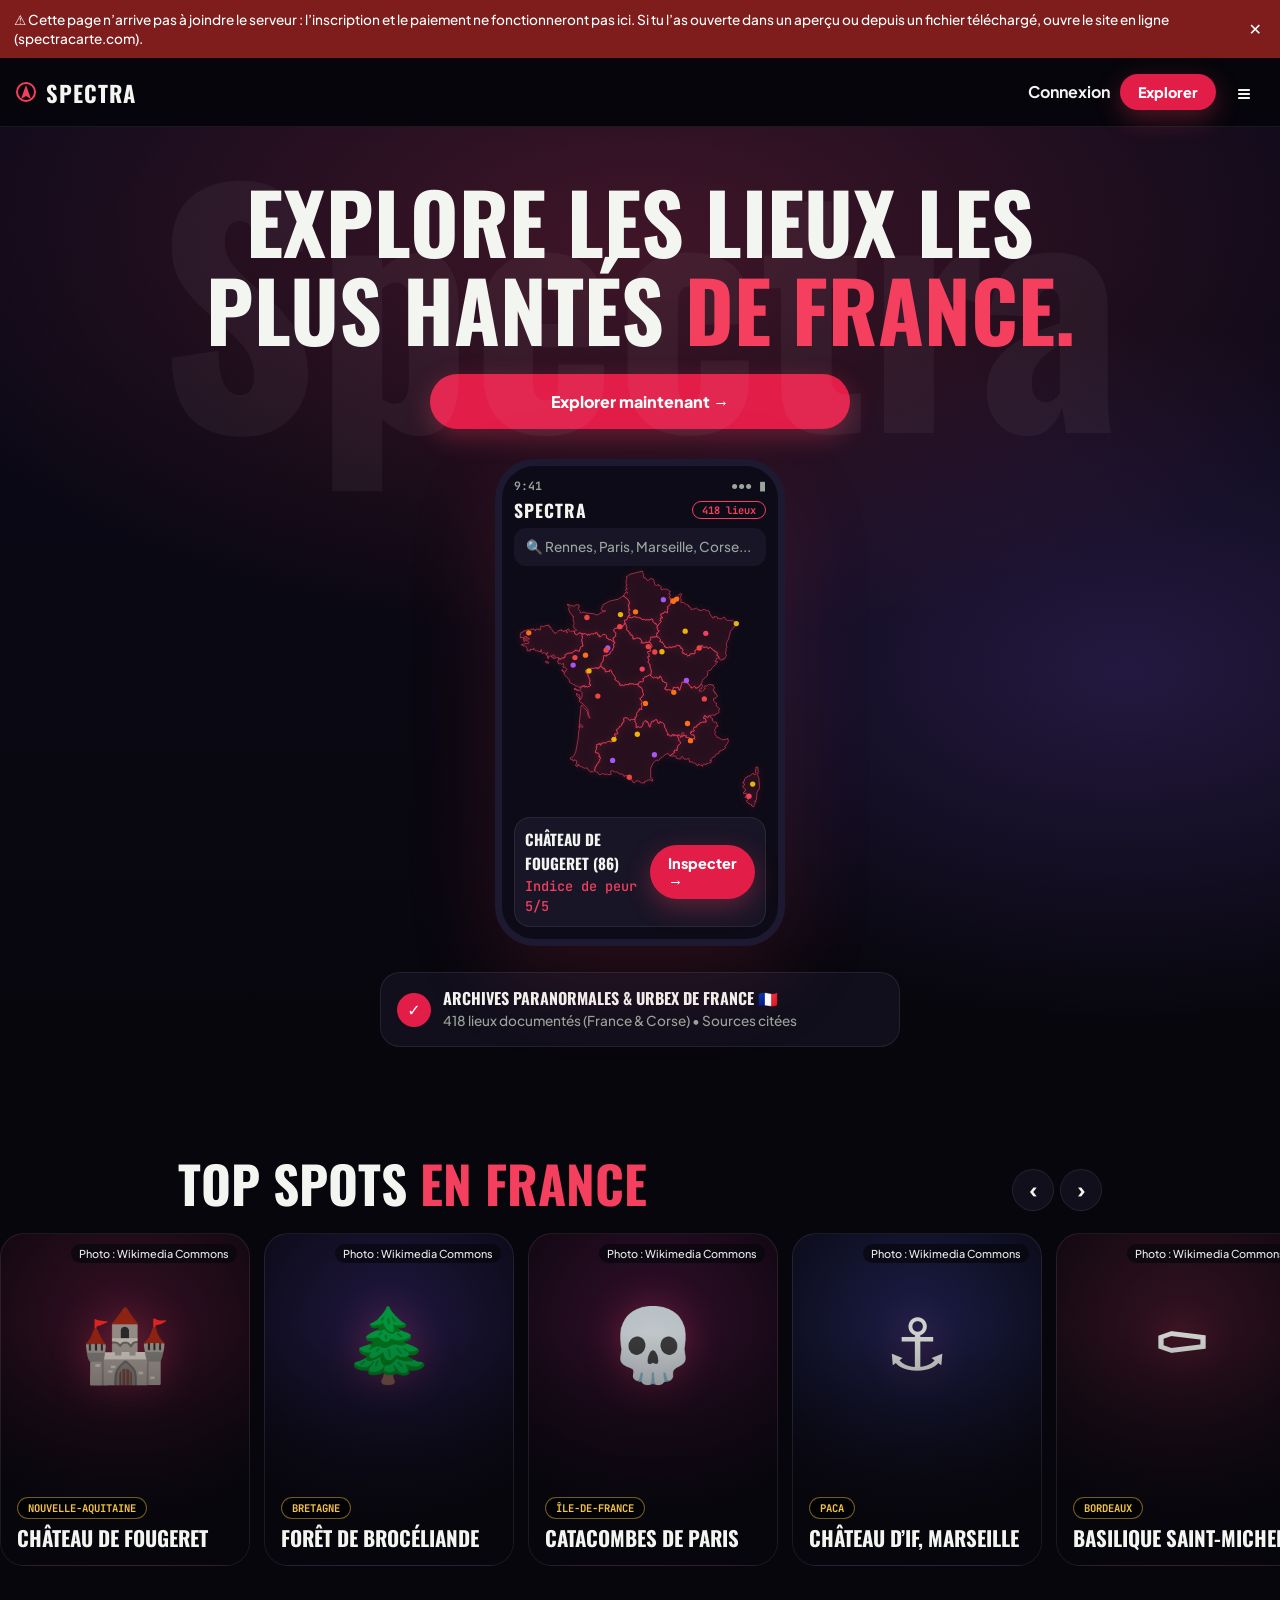
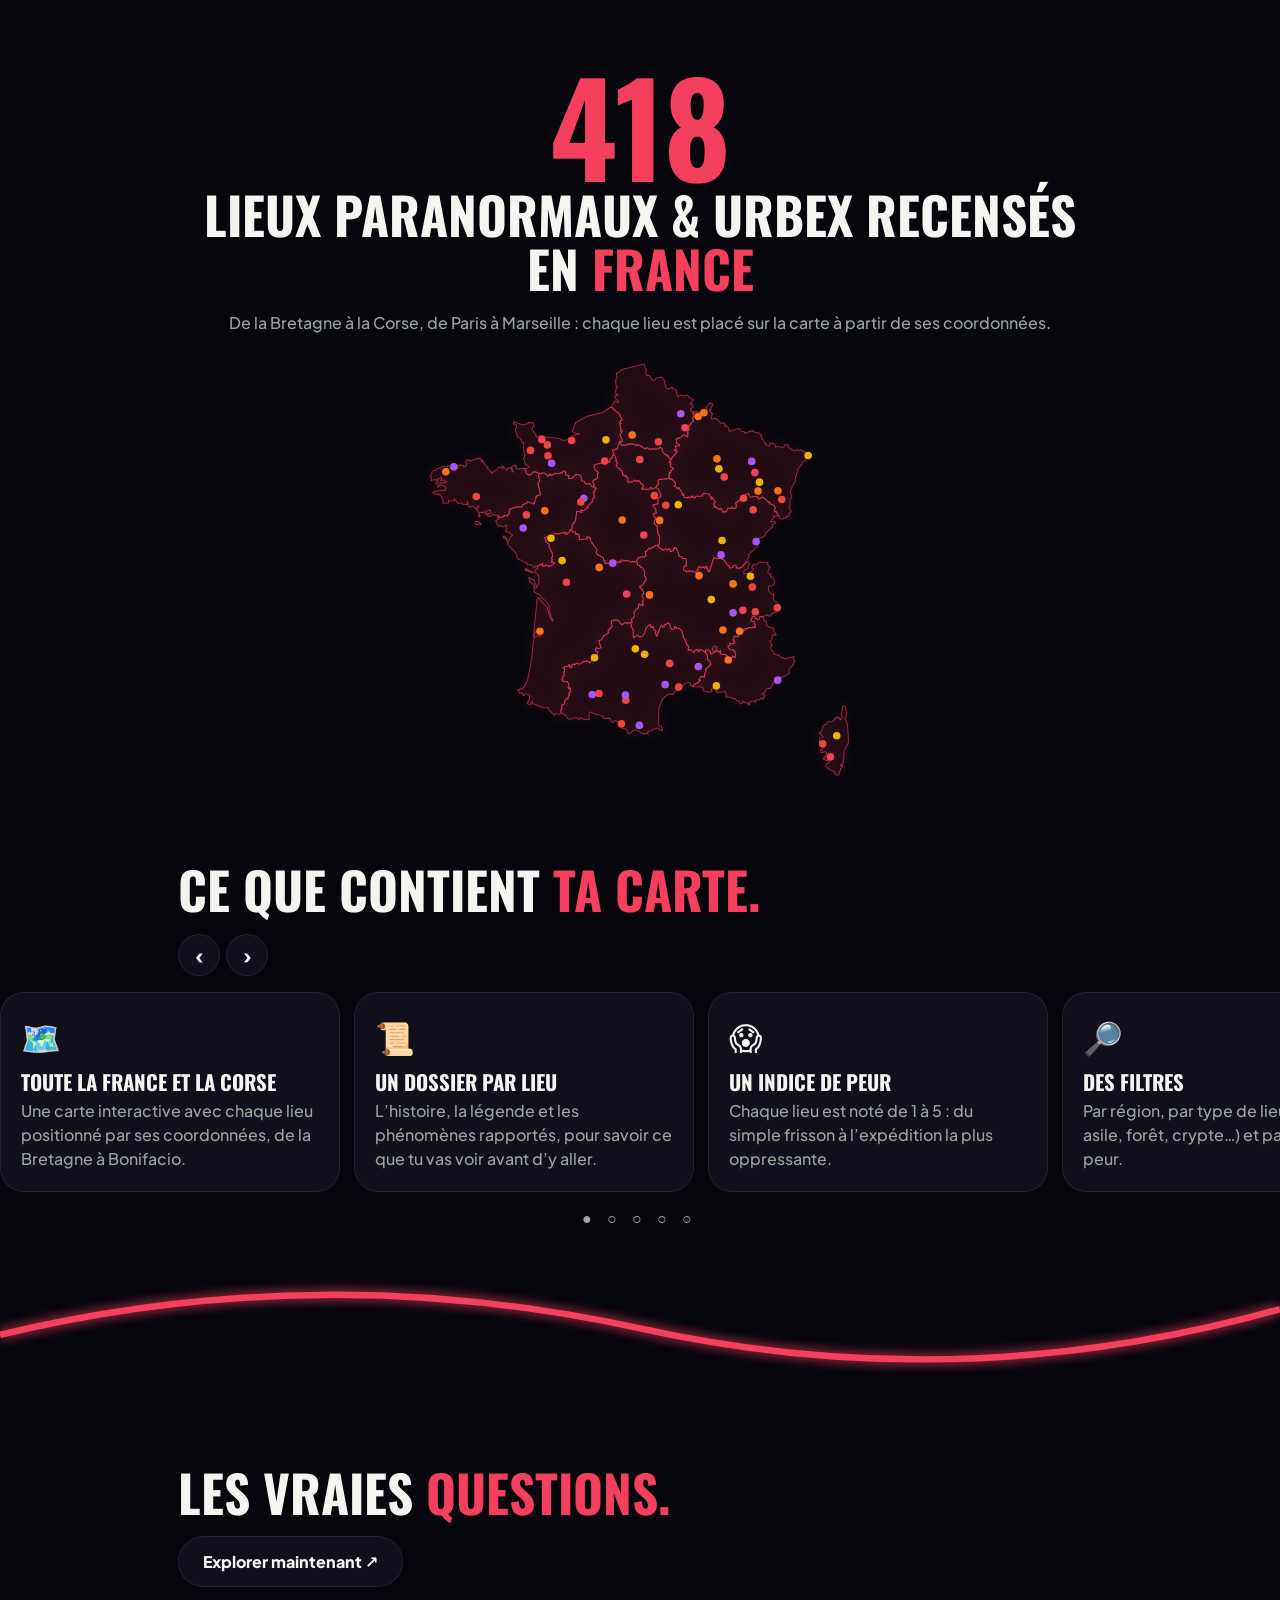
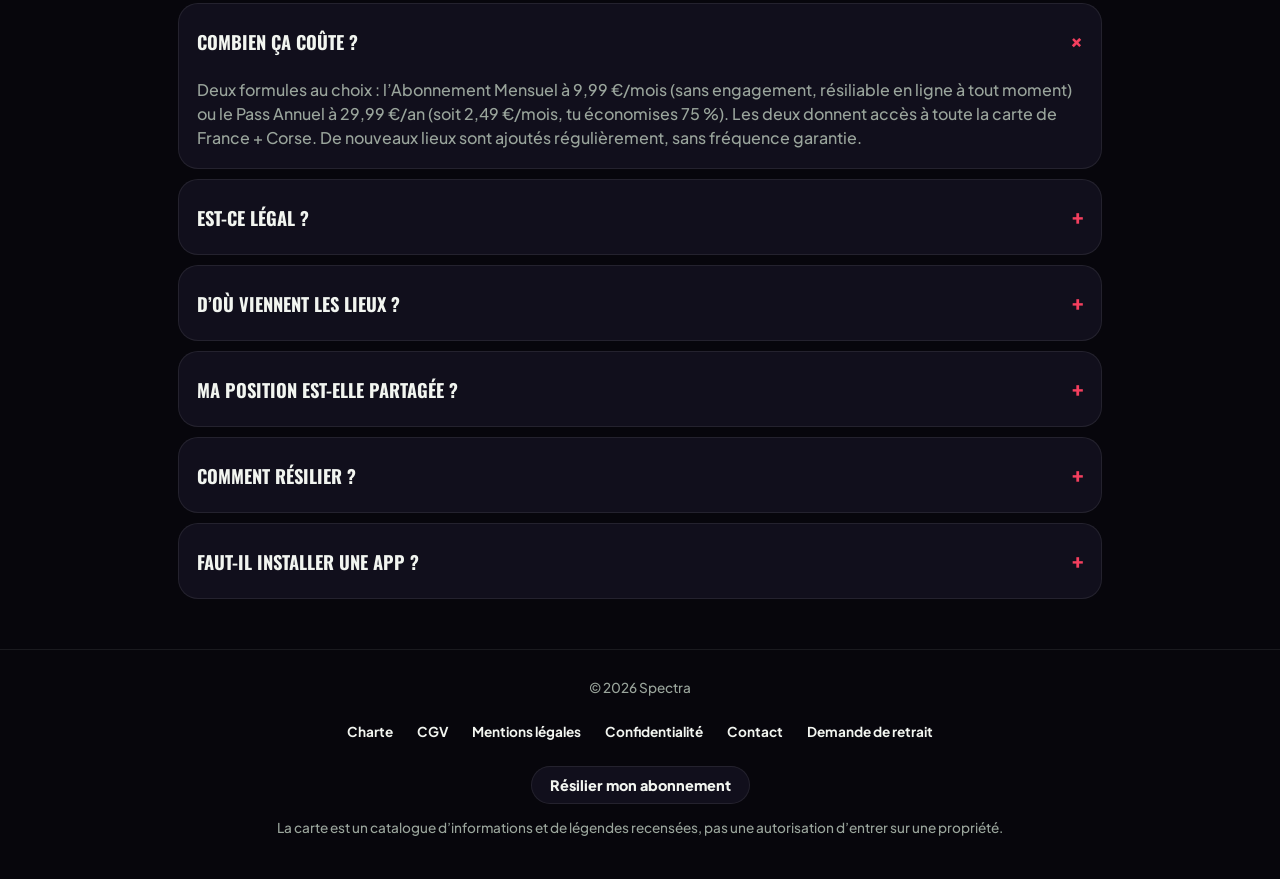
<file: index.html>
<!DOCTYPE html>
<html lang="fr">
<head>
<meta charset="utf-8">
<meta name="viewport" content="width=device-width, initial-scale=1, viewport-fit=cover">
<title>SPECTRA – Archives &amp; Cartographie Paranormale de France</title>
<meta name="description" content="Carte interactive de plus de 400 lieux de France et de Corse : hantés, légendes, urbex et histoire sombre. Chaque fiche cite sa source et donne un indice de peur.">
<link rel="canonical" href="https://spectracarte.com/">
<meta name="theme-color" content="#07060C">
<link rel="icon" href="/favicon.svg" type="image/svg+xml">
<link rel="icon" href="/icon-192.png" sizes="192x192" type="image/png">
<link rel="apple-touch-icon" href="/apple-touch-icon.png">
<link rel="manifest" href="/manifest.webmanifest">
<meta property="og:type" content="website">
<meta property="og:site_name" content="SPECTRA">
<meta property="og:locale" content="fr_FR">
<meta property="og:url" content="https://spectracarte.com/">
<meta property="og:title" content="SPECTRA – Archives &amp; Cartographie Paranormale de France">
<meta property="og:description" content="Plus de 400 lieux hantés, urbex et à l’histoire sombre en France et en Corse, sur une carte interactive. Découvre ceux qui sont près de chez toi.">
<meta property="og:image" content="https://spectracarte.com/og.png">
<meta property="og:image:width" content="1200">
<meta property="og:image:height" content="630">
<meta property="og:image:alt" content="SPECTRA, archives et cartographie paranormale de France">
<meta name="twitter:card" content="summary_large_image">
<meta name="twitter:title" content="SPECTRA – Archives &amp; Cartographie Paranormale de France">
<meta name="twitter:description" content="Plus de 400 lieux hantés, urbex et à l’histoire sombre en France et en Corse, sur une carte interactive.">
<meta name="twitter:image" content="https://spectracarte.com/og.png">
<link rel="preload" href="/fonts/oswald-700.woff2" as="font" type="font/woff2" crossorigin>
<link rel="preload" href="/fonts/plus-jakarta-sans-500.woff2" as="font" type="font/woff2" crossorigin>
<link rel="preload" href="/fonts/plus-jakarta-sans-800.woff2" as="font" type="font/woff2" crossorigin>
<link rel="stylesheet" href="/style.css?v=9c514f4e">
<script type="application/ld+json">{"@context": "https://schema.org", "@graph": [{"@type": "WebSite", "@id": "https://spectracarte.com/#site", "url": "https://spectracarte.com/", "name": "SPECTRA", "inLanguage": "fr-FR", "description": "Carte interactive de lieux hantés, urbex et légendes de France et de Corse."}, {"@type": "Organization", "@id": "https://spectracarte.com/#org", "name": "SPECTRA", "url": "https://spectracarte.com/", "logo": "https://spectracarte.com/icon-512.png", "email": "spectraa@proton.me"}]}</script>
<script defer src="/vendor/supabase-js-2.118.0.js"></script>
<script defer src="/app.js?v=5376c55c"></script>
</head>
<body>
<a class="skip" href="#main">Aller au contenu</a>
<div id="live" class="vh" role="status" aria-live="polite"></div>
<noscript><p style="padding:24px;text-align:center">Spectra a besoin de JavaScript pour afficher la carte et ton compte. Active-le dans ton navigateur, puis recharge la page.</p></noscript>
<div id="lp">
<header class="hd"><button type="button" class="logo an" data-a="home" aria-label="SPECTRA, retour à l’accueil"><i class="ic"><svg width="24" height="24" viewBox="0 0 24 24" fill="none" stroke="#F43F5E" stroke-width="2" aria-hidden="true"><circle cx="12" cy="12" r="9"/><path d="M12 5l5 14-5-3-5 3z" fill="#F43F5E" stroke="none"/></svg></i>SPECTRA</button><div class="hr"><button class="lk0" data-a="conn">Connexion</button><button class="btn s" data-a="go">Explorer</button><button class="lk0" data-a="menu" aria-label="Menu" aria-expanded="false" aria-controls="mn" style="font-size:1.5rem;min-width:44px">≡</button></div></header>
<nav id="mn" aria-label="Navigation de la page" hidden><button class="lk0" data-a="to" data-t="spots">Top spots</button><button class="lk0" data-a="to" data-t="carte">Carte</button><button class="lk0" data-a="to" data-t="avis">La carte</button><button class="lk0" data-a="to" data-t="faq">FAQ</button></nav>
<main id="main" tabindex="-1">
<section class="hero"><div class="wm" aria-hidden="true">Spectra</div><div class="w">
<h1>EXPLORE LES LIEUX LES PLUS HANTÉS <span class="g">DE FRANCE.</span></h1>
<button class="btn big" data-a="go" style="max-width:420px;margin:0">Explorer maintenant →</button>
<div class="ph" aria-hidden="true"><div class="st"><span>9:41</span><span>●●● ▮</span></div><div class="pt"><b class="an">SPECTRA</b><span class="bg2"><span class="nbl">418</span> lieux</span></div><div class="sr">🔍 Rennes, Paris, Marseille, Corse...</div><div id="m1"></div><div class="pc"><div><b class="an">CHÂTEAU DE FOUGERET (86)</b><div class="mono sm g">Indice de peur 5/5</div></div><span class="btn s">Inspecter →</span></div></div>
<div class="trust"><i>✓</i><div style="text-align:left"><b class="an" style="font-size:1rem">ARCHIVES PARANORMALES &amp; URBEX DE FRANCE 🇫🇷</b><div class="mut sm"><span class="nbl">418</span> lieux documentés (France &amp; Corse) • Sources citées</div></div></div>
</div></section>
<section class="sec" id="spots"><div class="w hrow"><h2>TOP SPOTS <span class="g">EN FRANCE</span></h2><div><button class="ar" data-a="sc" data-t="#cs" data-d="-1" aria-label="Précédent">‹</button><button class="ar" data-a="sc" data-t="#cs" data-d="1" aria-label="Suivant">›</button></div></div><div class="car" id="cs" tabindex="0" role="region" aria-label="Top spots en France"><article class="spot" style="background:radial-gradient(circle at 50% 28%,#3f1228,#07060C 78%)"><em>🏰</em><img src="https://commons.wikimedia.org/wiki/Special:FilePath/Fougeret_castle_86.JPG?width=640" alt="CHÂTEAU DE FOUGERET" loading="lazy" referrerpolicy="no-referrer" decoding="async" data-rm=""><a class="cr" href="https://commons.wikimedia.org/wiki/File:Fougeret_castle_86.JPG" target="_blank" rel="noopener">Photo : Wikimedia Commons</a><span class="bd">NOUVELLE-AQUITAINE</span><h3>CHÂTEAU DE FOUGERET</h3></article><article class="spot" style="background:radial-gradient(circle at 50% 28%,#241b4a,#07060C 78%)"><em>🌲</em><img src="https://commons.wikimedia.org/wiki/Special:FilePath/Val_sans_retour_-_rocher_des_faux_amants_(Paimpont).jpg?width=640" alt="FORÊT DE BROCÉLIANDE" loading="lazy" referrerpolicy="no-referrer" decoding="async" data-rm=""><a class="cr" href="https://commons.wikimedia.org/wiki/File:Val_sans_retour_-_rocher_des_faux_amants_(Paimpont).jpg" target="_blank" rel="noopener">Photo : Wikimedia Commons</a><span class="bd">BRETAGNE</span><h3>FORÊT DE BROCÉLIANDE</h3></article><article class="spot" style="background:radial-gradient(circle at 50% 28%,#3a1030,#07060C 78%)"><em>💀</em><img src="https://commons.wikimedia.org/wiki/Special:FilePath/Catacombes_de_Paris.JPG?width=640" alt="CATACOMBES DE PARIS" loading="lazy" referrerpolicy="no-referrer" decoding="async" data-rm=""><a class="cr" href="https://commons.wikimedia.org/wiki/File:Catacombes_de_Paris.JPG" target="_blank" rel="noopener">Photo : Wikimedia Commons</a><span class="bd">ÎLE-DE-FRANCE</span><h3>CATACOMBES DE PARIS</h3></article><article class="spot" style="background:radial-gradient(circle at 50% 28%,#1f2150,#07060C 78%)"><em>⚓</em><img src="https://commons.wikimedia.org/wiki/Special:FilePath/Ch%C3%A2teau_d'If_(Marseille).JPG?width=640" alt="CHÂTEAU D’IF, MARSEILLE" loading="lazy" referrerpolicy="no-referrer" decoding="async" data-rm=""><a class="cr" href="https://commons.wikimedia.org/wiki/File:Ch%C3%A2teau_d'If_(Marseille).JPG" target="_blank" rel="noopener">Photo : Wikimedia Commons</a><span class="bd">PACA</span><h3>CHÂTEAU D’IF, MARSEILLE</h3></article><article class="spot" style="background:radial-gradient(circle at 50% 28%,#3b1424,#07060C 78%)"><em>⚰️</em><img src="https://commons.wikimedia.org/wiki/Special:FilePath/Basilique_Saint_Michel_-_Bordeaux.jpg?width=640" alt="BASILIQUE SAINT-MICHEL" loading="lazy" referrerpolicy="no-referrer" decoding="async" data-rm=""><a class="cr" href="https://commons.wikimedia.org/wiki/File:Basilique_Saint_Michel_-_Bordeaux.jpg" target="_blank" rel="noopener">Photo : Wikimedia Commons</a><span class="bd">BORDEAUX</span><h3>BASILIQUE SAINT-MICHEL</h3></article><article class="spot" style="background:radial-gradient(circle at 50% 28%,#2b1a4d,#07060C 78%)"><em>🏯</em><img src="https://commons.wikimedia.org/wiki/Special:FilePath/Fort_de_Loyasse_(nord).JPG?width=640" alt="FORT DE LOYASSE" loading="lazy" referrerpolicy="no-referrer" decoding="async" data-rm=""><a class="cr" href="https://commons.wikimedia.org/wiki/File:Fort_de_Loyasse_(nord).JPG" target="_blank" rel="noopener">Photo : Wikimedia Commons</a><span class="bd">LYON</span><h3>FORT DE LOYASSE</h3></article><article class="spot" style="background:radial-gradient(circle at 50% 28%,#40162a,#07060C 78%)"><em>⛪</em><img src="https://commons.wikimedia.org/wiki/Special:FilePath/Mont-Saint-Michel-At-Night.jpg?width=640" alt="MONT-SAINT-MICHEL" loading="lazy" referrerpolicy="no-referrer" decoding="async" data-rm=""><a class="cr" href="https://commons.wikimedia.org/wiki/File:Mont-Saint-Michel-At-Night.jpg" target="_blank" rel="noopener">Photo : Wikimedia Commons</a><span class="bd">NORMANDIE</span><h3>MONT-SAINT-MICHEL</h3></article><article class="spot" style="background:radial-gradient(circle at 50% 28%,#2a1747,#07060C 78%)"><em>🏚️</em><img src="https://commons.wikimedia.org/wiki/Special:FilePath/Occi_ruines.jpg?width=640" alt="VILLAGE D’OCCI" loading="lazy" referrerpolicy="no-referrer" decoding="async" data-rm=""><a class="cr" href="https://commons.wikimedia.org/wiki/File:Occi_ruines.jpg" target="_blank" rel="noopener">Photo : Wikimedia Commons</a><span class="bd">CORSE</span><h3>VILLAGE D’OCCI</h3></article></div></section>
<section class="sec" id="carte"><div class="w" style="text-align:center"><div class="num mono" style="font-family:Oswald,'Oswald Fallback',Impact,sans-serif"><span class="nbl">418</span></div><h2>LIEUX PARANORMAUX &amp; URBEX RECENSÉS EN <span class="g">FRANCE</span></h2><p class="mut">De la Bretagne à la Corse, de Paris à Marseille : chaque lieu est placé sur la carte à partir de ses coordonnées.</p><div id="m2" style="margin-top:20px"></div></div></section>
<section class="sec" id="avis"><div class="w hrow"><h2>CE QUE CONTIENT <span class="g">TA CARTE.</span></h2></div><div class="w" style="padding-bottom:12px"><button class="ar" data-a="sc" data-t="#rv" data-d="-1" aria-label="Précédent" style="margin:0">‹</button><button class="ar" data-a="sc" data-t="#rv" data-d="1" aria-label="Suivant">›</button></div><div class="car" id="rv" tabindex="0" role="region" aria-label="Ce que contient la carte"><article class="rv"><div style="font-size:2rem">🗺️</div><h3 style="margin:10px 0 6px">Toute la France et la Corse</h3><p class="mut" style="margin:0">Une carte interactive avec chaque lieu positionné par ses coordonnées, de la Bretagne à Bonifacio.</p></article><article class="rv"><div style="font-size:2rem">📜</div><h3 style="margin:10px 0 6px">Un dossier par lieu</h3><p class="mut" style="margin:0">L’histoire, la légende et les phénomènes rapportés, pour savoir ce que tu vas voir avant d’y aller.</p></article><article class="rv"><div style="font-size:2rem">😱</div><h3 style="margin:10px 0 6px">Un indice de peur</h3><p class="mut" style="margin:0">Chaque lieu est noté de 1 à 5 : du simple frisson à l’expédition la plus oppressante.</p></article><article class="rv"><div style="font-size:2rem">🔎</div><h3 style="margin:10px 0 6px">Des filtres</h3><p class="mut" style="margin:0">Par région, par type de lieu (château, asile, forêt, crypte…) et par niveau de peur.</p></article><article class="rv"><div style="font-size:2rem">⚠️</div><h3 style="margin:10px 0 6px">Les infos d’accès</h3><p class="mut" style="margin:0">Lieu public, visite payante ou propriété privée : tu sais ce qui est autorisé avant de partir.</p></article></div><div id="dt" aria-hidden="true" style="text-align:center;letter-spacing:6px;color:var(--mut)">● ○ ○ ○ ○</div>
<svg viewBox="0 0 400 40" aria-hidden="true" style="width:100%;display:block;margin-top:28px;filter:drop-shadow(0 0 6px #F43F5E)"><path d="M0 24Q100 0 200 22T400 16" fill="none" stroke="#F43F5E" stroke-width="2"/></svg></section>
<section class="sec" id="faq"><div class="w"><h2>LES VRAIES <span class="g">QUESTIONS.</span></h2><p><button class="btn gh" data-a="go">Explorer maintenant ↗</button></p><div id="fq"><div class="fq o"><button data-a="fq" aria-expanded="true" aria-controls="fa0">Combien ça coûte ?<i aria-hidden="true">+</i></button><p id="fa0">Deux formules au choix : l’Abonnement Mensuel à 9,99 €/mois (sans engagement, résiliable en ligne à tout moment) ou le Pass Annuel à 29,99 €/an (soit 2,49 €/mois, tu économises 75 %). Les deux donnent accès à toute la carte de France + Corse. De nouveaux lieux sont ajoutés régulièrement, sans fréquence garantie.</p></div><div class="fq"><button data-a="fq" aria-expanded="false" aria-controls="fa1">Est-ce légal ?<i aria-hidden="true">+</i></button><p id="fa1">Spectra recense uniquement l’histoire, les légendes et la localisation publique des sites. Certains lieux sont accessibles librement (forêts, ruines publiques), tandis que d’autres sont des propriétés privées nécessitant une autorisation.</p></div><div class="fq"><button data-a="fq" aria-expanded="false" aria-controls="fa2">D’où viennent les lieux ?<i aria-hidden="true">+</i></button><p id="fa2">Les fiches s’appuient sur des sources écrites : la Base Mérimée du ministère de la Culture (données ouvertes, monuments protégés), des récits et légendes locales rapportés par la presse ou le tourisme local. Chaque fiche récente cite sa source. Tous les lieux ne sont pas « hantés » : beaucoup sont des sites à l’histoire sombre (prisons, hôpitaux, ossuaires, forts, ruines) où aucun phénomène n’est établi.</p></div><div class="fq"><button data-a="fq" aria-expanded="false" aria-controls="fa3">Ma position est-elle partagée ?<i aria-hidden="true">+</i></button><p id="fa3">Non. Ta position GPS précise n’est jamais envoyée à nos serveurs : elle reste dans ton navigateur. Seule une zone arrondie (environ 10 km) sert à compter les lieux proches de toi. Le code postal de ta commune est enregistré dans ton profil si tu crées un compte ; il n’est jamais revendu.</p></div><div class="fq"><button data-a="fq" aria-expanded="false" aria-controls="fa4">Comment résilier ?<i aria-hidden="true">+</i></button><p id="fa4">Clique sur « Résilier mon abonnement » en bas de n’importe quelle page (ou sur « Mon abonnement » dans ta carte), ouvre le lien que tu reçois par e-mail, puis clique sur « Annuler l’abonnement ». Sans préavis ni justification. Tu conserves ton accès jusqu’à la fin de la période déjà payée.</p></div><div class="fq"><button data-a="fq" aria-expanded="false" aria-controls="fa5">Faut-il installer une app ?<i aria-hidden="true">+</i></button><p id="fa5">Aucune installation requise. Spectra fonctionne directement depuis ton navigateur sur iPhone, Android et ordinateur, et peut être ajouté à ton écran d’accueil.</p></div></div></div></section>
</main>
<footer><p style="margin:0">© 2026 Spectra</p><nav aria-label="Informations légales et aide"><a class="lk0 sm" href="/charte">Charte</a><a class="lk0 sm" href="/cgv">CGV</a><a class="lk0 sm" href="/mentions-legales">Mentions légales</a><a class="lk0 sm" href="/confidentialite">Confidentialité</a><button class="lk0 sm" data-a="pg" data-k="contact">Contact</button><button class="lk0 sm" data-a="pg" data-k="retrait">Demande de retrait</button></nav><p style="margin:4px 0 14px"><button class="btn gh s" data-a="pg" data-k="resil">Résilier mon abonnement</button></p><p style="margin:0">La carte est un catalogue d’informations et de légendes recensées, pas une autorisation d’entrer sur une propriété.</p></footer>
</div>

<main id="fn" hidden><div class="fb"><button type="button" class="logo an" data-a="home" aria-label="SPECTRA, retour à l’accueil"><i class="ic"><svg width="24" height="24" viewBox="0 0 24 24" fill="none" stroke="#F43F5E" stroke-width="2" aria-hidden="true"><circle cx="12" cy="12" r="9"/><path d="M12 5l5 14-5-3-5 3z" fill="#F43F5E" stroke="none"/></svg></i>SPECTRA</button><div class="hr"><button class="lk0" data-a="conn">Connexion</button><button class="lk0" id="bk" data-a="bk" hidden>← Retour</button><button class="lk0" data-a="home">Quitter ✕</button></div></div><div class="cd" id="fc"></div></main>
<main id="sn" hidden><div class="fb"><button type="button" class="logo an" data-a="home" aria-label="SPECTRA, retour à l’accueil"><i class="ic"><svg width="24" height="24" viewBox="0 0 24 24" fill="none" stroke="#F43F5E" stroke-width="2" aria-hidden="true"><circle cx="12" cy="12" r="9"/><path d="M12 5l5 14-5-3-5 3z" fill="#F43F5E" stroke="none"/></svg></i>SPECTRA</button></div><div class="cd" style="text-align:center"><h1 class="vh">Préparation de ta carte</h1><p class="kk">PRÉPARATION EN COURS</p><div class="rd" aria-hidden="true"></div><p class="mut" id="st" role="status"></p><div class="age mono g" id="cn" aria-hidden="true">0</div><b class="an" id="sl" style="font-size:1.3rem">LIEUX RÉFÉRENCÉS</b></div></main>
<main id="an" hidden></main><main id="cg" hidden></main><main id="pg" hidden></main><main id="gt" hidden></main><main id="ap" hidden></main><div class="md" id="md" role="dialog" aria-modal="true" hidden></div>
<div class="toast" id="ts" aria-hidden="true" hidden></div>
</body>
</html>
</file>
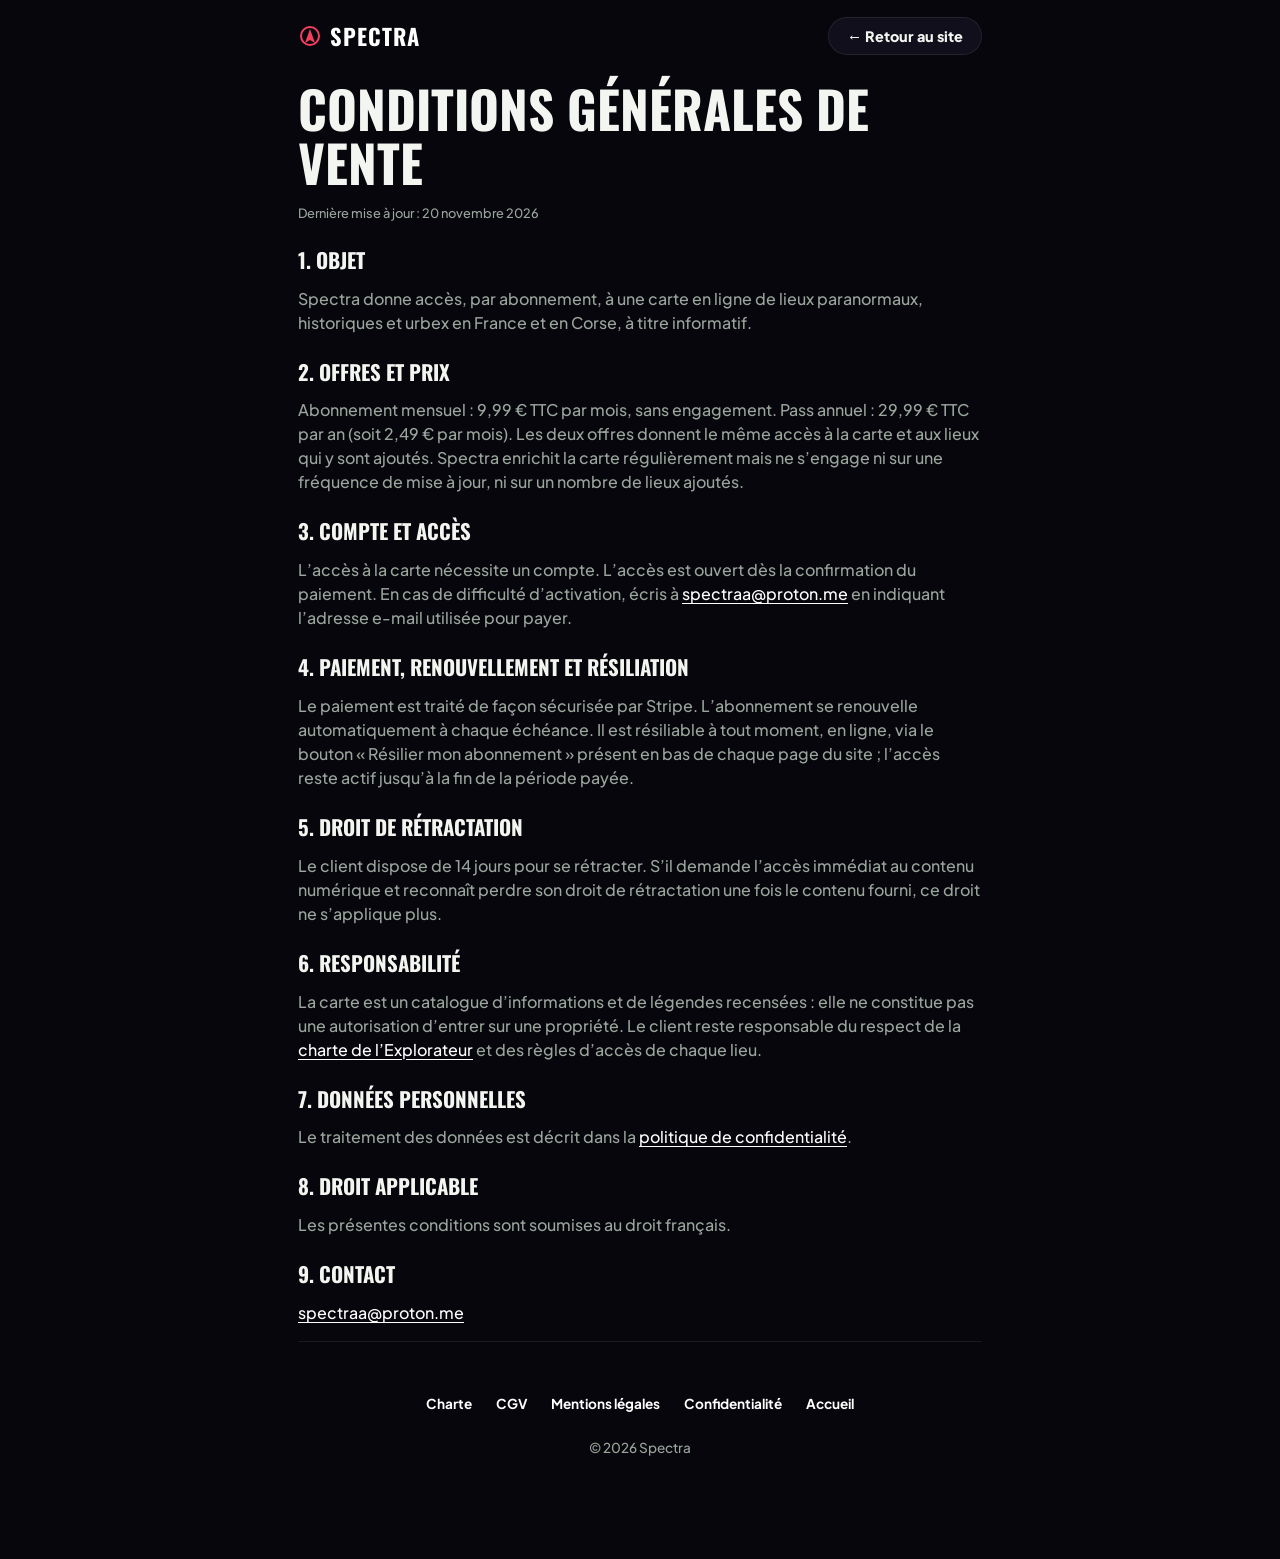
<file: cgv.html>
<!DOCTYPE html>
<html lang="fr">
<head>
<meta charset="utf-8">
<meta name="viewport" content="width=device-width, initial-scale=1, viewport-fit=cover">
<title>Conditions générales de vente – SPECTRA</title>
<meta name="description" content="Conditions générales de vente de Spectra : offres et prix, paiement, renouvellement, résiliation et droit de rétractation.">
<link rel="canonical" href="https://spectracarte.com/cgv">
<meta name="theme-color" content="#07060C">
<link rel="icon" href="/favicon.svg" type="image/svg+xml">
<link rel="icon" href="/icon-192.png" sizes="192x192" type="image/png">
<link rel="apple-touch-icon" href="/apple-touch-icon.png">
<link rel="manifest" href="/manifest.webmanifest">
<link rel="preload" href="/fonts/oswald-700.woff2" as="font" type="font/woff2" crossorigin>
<link rel="preload" href="/fonts/plus-jakarta-sans-500.woff2" as="font" type="font/woff2" crossorigin>
<link rel="stylesheet" href="/style.css?v=9c514f4e">
</head>
<body>
<a class="skip" href="#main">Aller au contenu</a>
<div class="lg">
<header class="top"><a class="logo an" href="/" aria-label="SPECTRA, retour à l’accueil" style="text-decoration:none"><i class="ic"><svg width="24" height="24" viewBox="0 0 24 24" fill="none" stroke="#F43F5E" stroke-width="2" aria-hidden="true"><circle cx="12" cy="12" r="9"/><path d="M12 5l5 14-5-3-5 3z" fill="#F43F5E" stroke="none"/></svg></i>SPECTRA</a><a class="btn gh s" href="/">← Retour au site</a></header>
<main id="main" tabindex="-1">
<h1>Conditions générales de vente</h1>
<p class="meta">Dernière mise à jour : 20 novembre 2026</p>

<h2>1. Objet</h2>
<p>Spectra donne accès, par abonnement, à une carte en ligne de lieux paranormaux, historiques et urbex en France et en Corse, à titre informatif.</p>
<h2>2. Offres et prix</h2>
<p>Abonnement mensuel : 9,99 € TTC par mois, sans engagement. Pass annuel : 29,99 € TTC par an (soit 2,49 € par mois). Les deux offres donnent le même accès à la carte et aux lieux qui y sont ajoutés. Spectra enrichit la carte régulièrement mais ne s’engage ni sur une fréquence de mise à jour, ni sur un nombre de lieux ajoutés.</p>
<h2>3. Compte et accès</h2>
<p>L’accès à la carte nécessite un compte. L’accès est ouvert dès la confirmation du paiement. En cas de difficulté d’activation, écris à <a href="mailto:spectraa@proton.me">spectraa@proton.me</a> en indiquant l’adresse e-mail utilisée pour payer.</p>
<h2>4. Paiement, renouvellement et résiliation</h2>
<p>Le paiement est traité de façon sécurisée par Stripe. L’abonnement se renouvelle automatiquement à chaque échéance. Il est résiliable à tout moment, en ligne, via le bouton « Résilier mon abonnement » présent en bas de chaque page du site ; l’accès reste actif jusqu’à la fin de la période payée.</p>
<h2>5. Droit de rétractation</h2>
<p>Le client dispose de 14 jours pour se rétracter. S’il demande l’accès immédiat au contenu numérique et reconnaît perdre son droit de rétractation une fois le contenu fourni, ce droit ne s’applique plus.</p>
<h2>6. Responsabilité</h2>
<p>La carte est un catalogue d’informations et de légendes recensées : elle ne constitue pas une autorisation d’entrer sur une propriété. Le client reste responsable du respect de la <a href="/charte">charte de l’Explorateur</a> et des règles d’accès de chaque lieu.</p>
<h2>7. Données personnelles</h2>
<p>Le traitement des données est décrit dans la <a href="/confidentialite">politique de confidentialité</a>.</p>
<h2>8. Droit applicable</h2>
<p>Les présentes conditions sont soumises au droit français.</p>
<h2>9. Contact</h2>
<p><a href="mailto:spectraa@proton.me">spectraa@proton.me</a></p>

</main>
<footer><nav aria-label="Informations légales"><a class="lk0 sm" href="/charte">Charte</a><a class="lk0 sm" href="/cgv">CGV</a><a class="lk0 sm" href="/mentions-legales">Mentions légales</a><a class="lk0 sm" href="/confidentialite">Confidentialité</a><a class="lk0 sm" href="/">Accueil</a></nav><p style="margin:8px 0 0">© 2026 Spectra</p></footer>
</div>
</body>
</html>
</file>
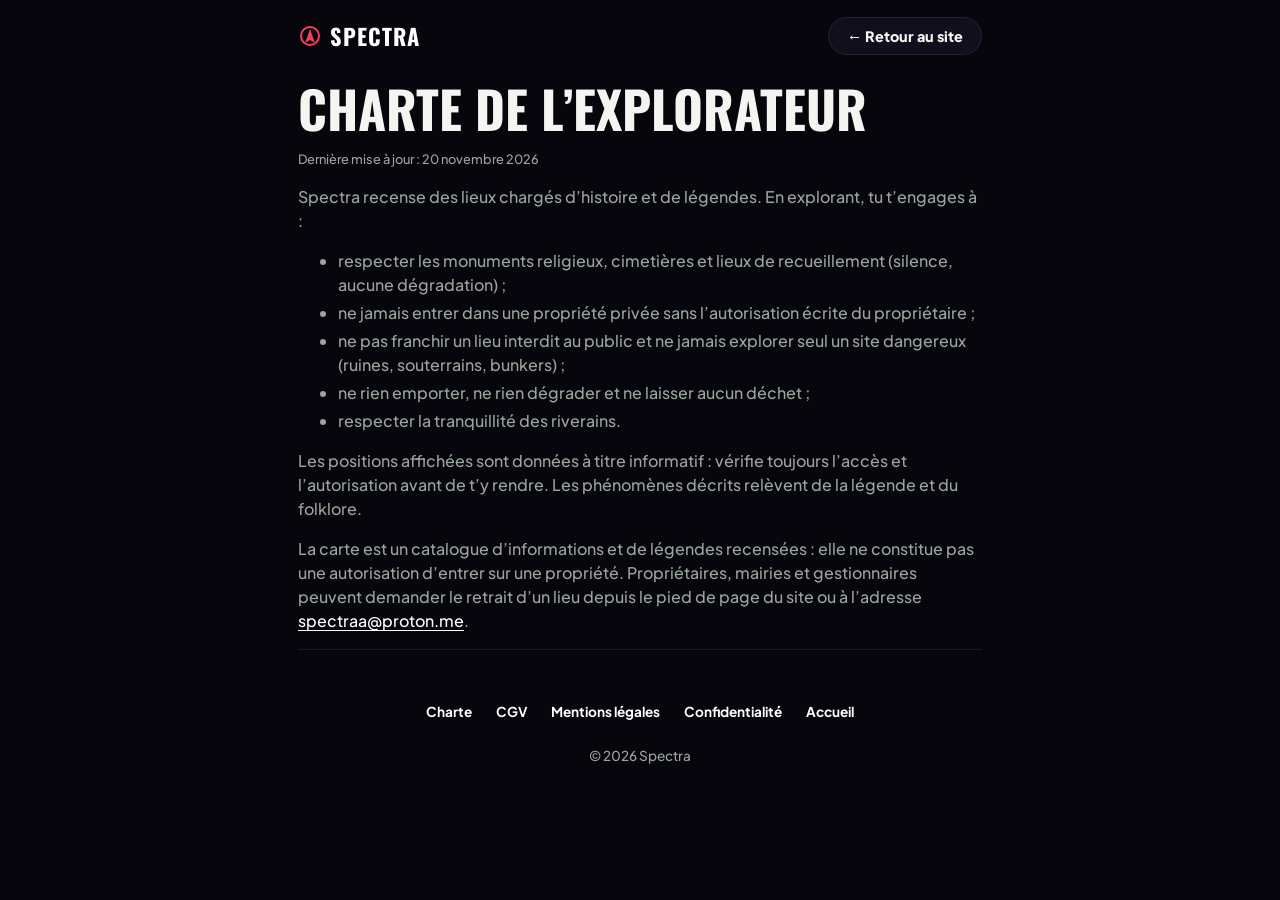
<file: charte.html>
<!DOCTYPE html>
<html lang="fr">
<head>
<meta charset="utf-8">
<meta name="viewport" content="width=device-width, initial-scale=1, viewport-fit=cover">
<title>Charte de l’Explorateur – SPECTRA</title>
<meta name="description" content="Les règles de respect à suivre lorsque tu explores les lieux recensés par Spectra : propriétés privées, lieux de recueillement, sécurité.">
<link rel="canonical" href="https://spectracarte.com/charte">
<meta name="theme-color" content="#07060C">
<link rel="icon" href="/favicon.svg" type="image/svg+xml">
<link rel="icon" href="/icon-192.png" sizes="192x192" type="image/png">
<link rel="apple-touch-icon" href="/apple-touch-icon.png">
<link rel="manifest" href="/manifest.webmanifest">
<link rel="preload" href="/fonts/oswald-700.woff2" as="font" type="font/woff2" crossorigin>
<link rel="preload" href="/fonts/plus-jakarta-sans-500.woff2" as="font" type="font/woff2" crossorigin>
<link rel="stylesheet" href="/style.css?v=9c514f4e">
</head>
<body>
<a class="skip" href="#main">Aller au contenu</a>
<div class="lg">
<header class="top"><a class="logo an" href="/" aria-label="SPECTRA, retour à l’accueil" style="text-decoration:none"><i class="ic"><svg width="24" height="24" viewBox="0 0 24 24" fill="none" stroke="#F43F5E" stroke-width="2" aria-hidden="true"><circle cx="12" cy="12" r="9"/><path d="M12 5l5 14-5-3-5 3z" fill="#F43F5E" stroke="none"/></svg></i>SPECTRA</a><a class="btn gh s" href="/">← Retour au site</a></header>
<main id="main" tabindex="-1">
<h1>Charte de l’Explorateur</h1>
<p class="meta">Dernière mise à jour : 20 novembre 2026</p>

<p>Spectra recense des lieux chargés d’histoire et de légendes. En explorant, tu t’engages à :</p>
<ul>
<li>respecter les monuments religieux, cimetières et lieux de recueillement (silence, aucune dégradation) ;</li>
<li>ne jamais entrer dans une propriété privée sans l’autorisation écrite du propriétaire ;</li>
<li>ne pas franchir un lieu interdit au public et ne jamais explorer seul un site dangereux (ruines, souterrains, bunkers) ;</li>
<li>ne rien emporter, ne rien dégrader et ne laisser aucun déchet ;</li>
<li>respecter la tranquillité des riverains.</li>
</ul>
<p>Les positions affichées sont données à titre informatif : vérifie toujours l’accès et l’autorisation avant de t’y rendre. Les phénomènes décrits relèvent de la légende et du folklore.</p>
<p>La carte est un catalogue d’informations et de légendes recensées : elle ne constitue pas une autorisation d’entrer sur une propriété. Propriétaires, mairies et gestionnaires peuvent demander le retrait d’un lieu depuis le pied de page du site ou à l’adresse <a href="mailto:spectraa@proton.me">spectraa@proton.me</a>.</p>

</main>
<footer><nav aria-label="Informations légales"><a class="lk0 sm" href="/charte">Charte</a><a class="lk0 sm" href="/cgv">CGV</a><a class="lk0 sm" href="/mentions-legales">Mentions légales</a><a class="lk0 sm" href="/confidentialite">Confidentialité</a><a class="lk0 sm" href="/">Accueil</a></nav><p style="margin:8px 0 0">© 2026 Spectra</p></footer>
</div>
</body>
</html>
</file>
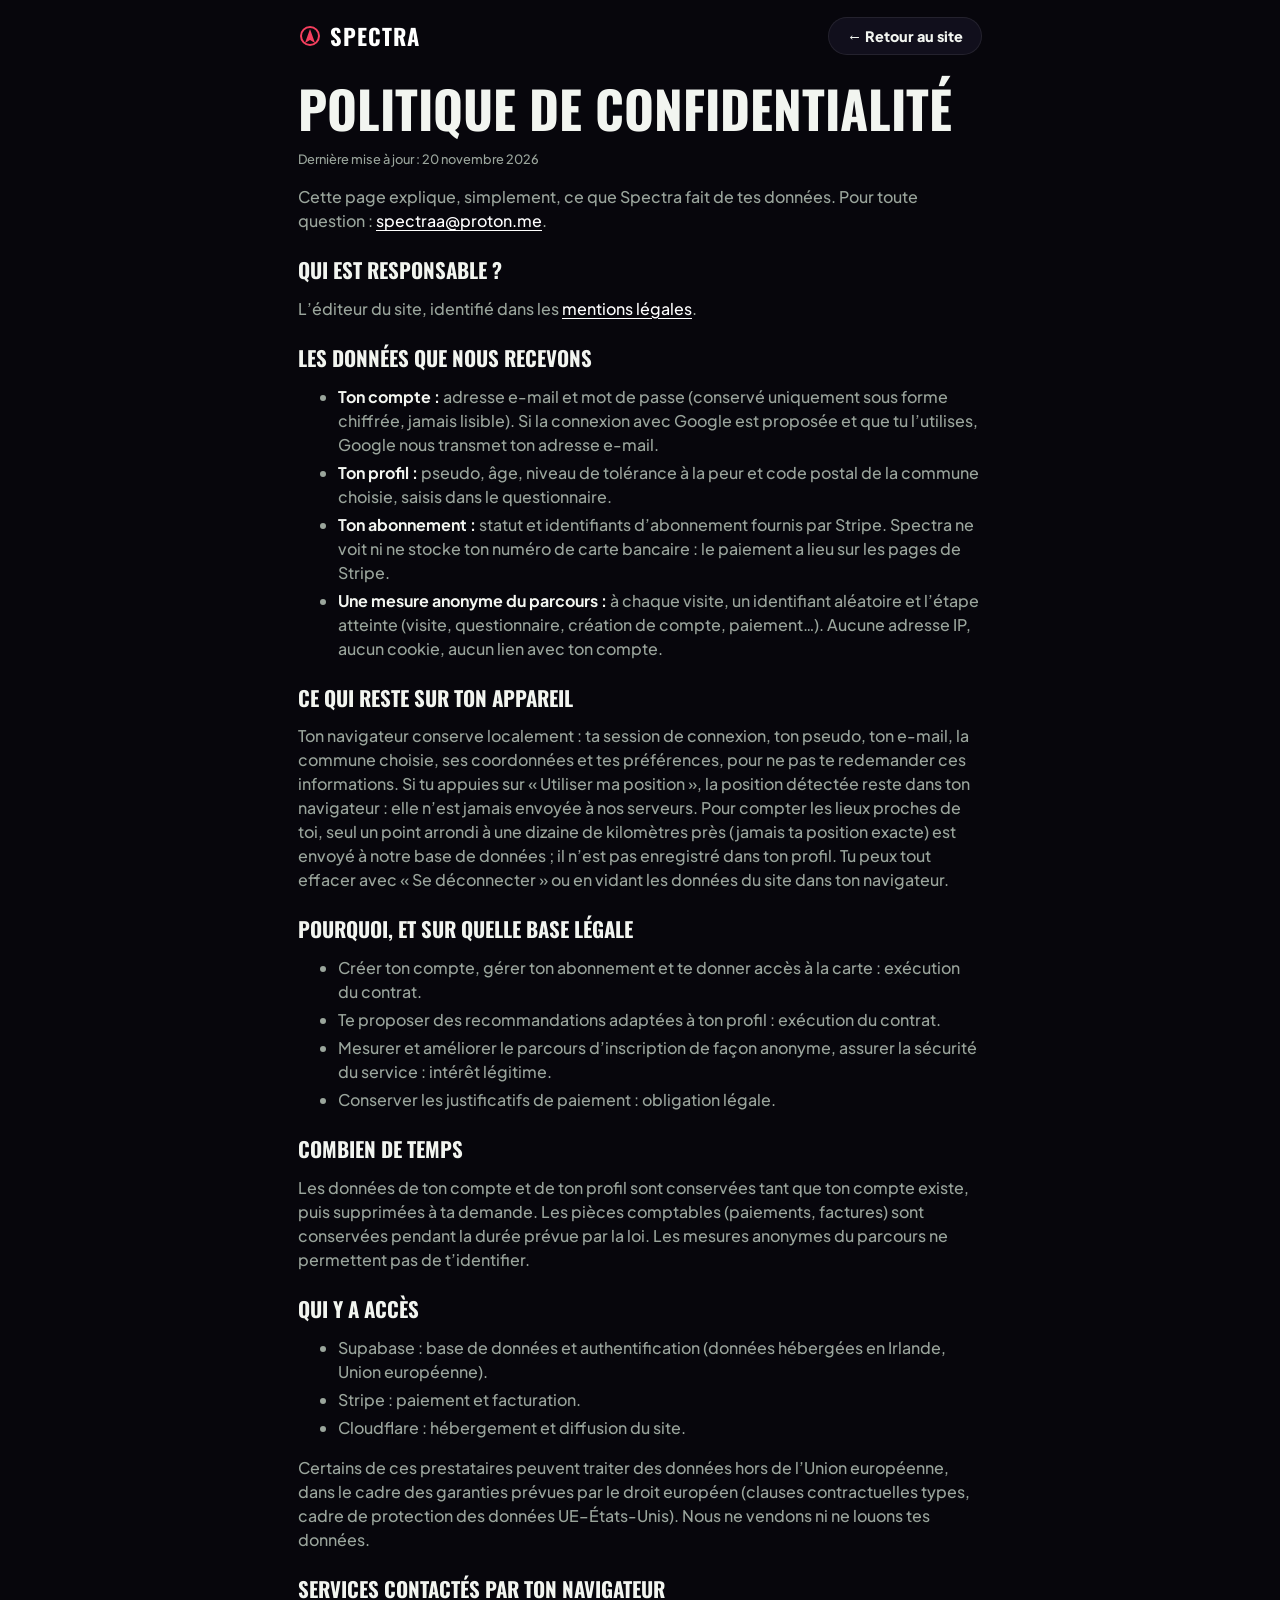
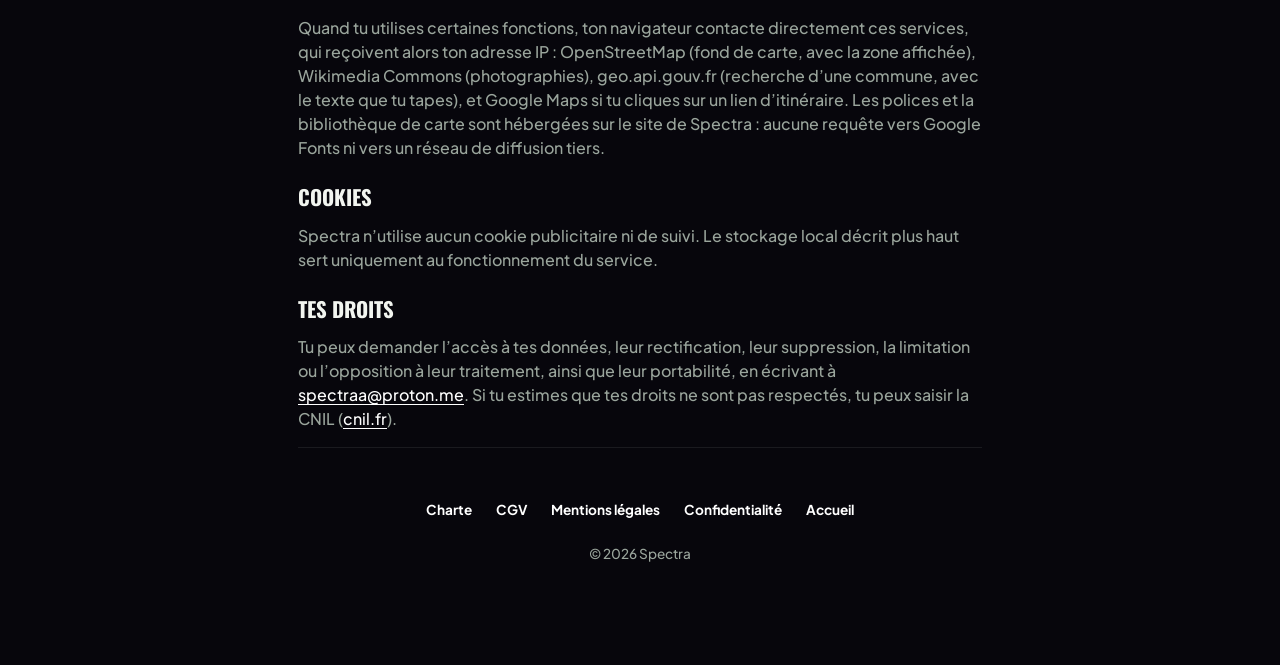
<file: confidentialite.html>
<!DOCTYPE html>
<html lang="fr">
<head>
<meta charset="utf-8">
<meta name="viewport" content="width=device-width, initial-scale=1, viewport-fit=cover">
<title>Politique de confidentialité – SPECTRA</title>
<meta name="description" content="Quelles données Spectra collecte, pourquoi, où elles sont stockées, combien de temps, et comment exercer tes droits.">
<link rel="canonical" href="https://spectracarte.com/confidentialite">
<meta name="theme-color" content="#07060C">
<link rel="icon" href="/favicon.svg" type="image/svg+xml">
<link rel="icon" href="/icon-192.png" sizes="192x192" type="image/png">
<link rel="apple-touch-icon" href="/apple-touch-icon.png">
<link rel="manifest" href="/manifest.webmanifest">
<link rel="preload" href="/fonts/oswald-700.woff2" as="font" type="font/woff2" crossorigin>
<link rel="preload" href="/fonts/plus-jakarta-sans-500.woff2" as="font" type="font/woff2" crossorigin>
<link rel="stylesheet" href="/style.css?v=9c514f4e">
</head>
<body>
<a class="skip" href="#main">Aller au contenu</a>
<div class="lg">
<header class="top"><a class="logo an" href="/" aria-label="SPECTRA, retour à l’accueil" style="text-decoration:none"><i class="ic"><svg width="24" height="24" viewBox="0 0 24 24" fill="none" stroke="#F43F5E" stroke-width="2" aria-hidden="true"><circle cx="12" cy="12" r="9"/><path d="M12 5l5 14-5-3-5 3z" fill="#F43F5E" stroke="none"/></svg></i>SPECTRA</a><a class="btn gh s" href="/">← Retour au site</a></header>
<main id="main" tabindex="-1">
<h1>Politique de confidentialité</h1>
<p class="meta">Dernière mise à jour : 20 novembre 2026</p>

<p>Cette page explique, simplement, ce que Spectra fait de tes données. Pour toute question : <a href="mailto:spectraa@proton.me">spectraa@proton.me</a>.</p>
<h2>Qui est responsable ?</h2>
<p>L’éditeur du site, identifié dans les <a href="/mentions-legales">mentions légales</a>.</p>
<h2>Les données que nous recevons</h2>
<ul>
<li><b>Ton compte :</b> adresse e-mail et mot de passe (conservé uniquement sous forme chiffrée, jamais lisible). Si la connexion avec Google est proposée et que tu l’utilises, Google nous transmet ton adresse e-mail.</li>
<li><b>Ton profil :</b> pseudo, âge, niveau de tolérance à la peur et code postal de la commune choisie, saisis dans le questionnaire.</li>
<li><b>Ton abonnement :</b> statut et identifiants d’abonnement fournis par Stripe. Spectra ne voit ni ne stocke ton numéro de carte bancaire : le paiement a lieu sur les pages de Stripe.</li>
<li><b>Une mesure anonyme du parcours :</b> à chaque visite, un identifiant aléatoire et l’étape atteinte (visite, questionnaire, création de compte, paiement…). Aucune adresse IP, aucun cookie, aucun lien avec ton compte.</li>
</ul>
<h2>Ce qui reste sur ton appareil</h2>
<p>Ton navigateur conserve localement : ta session de connexion, ton pseudo, ton e-mail, la commune choisie, ses coordonnées et tes préférences, pour ne pas te redemander ces informations. Si tu appuies sur « Utiliser ma position », la position détectée reste dans ton navigateur : elle n’est jamais envoyée à nos serveurs. Pour compter les lieux proches de toi, seul un point arrondi à une dizaine de kilomètres près (jamais ta position exacte) est envoyé à notre base de données ; il n’est pas enregistré dans ton profil. Tu peux tout effacer avec « Se déconnecter » ou en vidant les données du site dans ton navigateur.</p>
<h2>Pourquoi, et sur quelle base légale</h2>
<ul>
<li>Créer ton compte, gérer ton abonnement et te donner accès à la carte : exécution du contrat.</li>
<li>Te proposer des recommandations adaptées à ton profil : exécution du contrat.</li>
<li>Mesurer et améliorer le parcours d’inscription de façon anonyme, assurer la sécurité du service : intérêt légitime.</li>
<li>Conserver les justificatifs de paiement : obligation légale.</li>
</ul>
<h2>Combien de temps</h2>
<p>Les données de ton compte et de ton profil sont conservées tant que ton compte existe, puis supprimées à ta demande. Les pièces comptables (paiements, factures) sont conservées pendant la durée prévue par la loi. Les mesures anonymes du parcours ne permettent pas de t’identifier.</p>
<h2>Qui y a accès</h2>
<ul>
<li>Supabase : base de données et authentification (données hébergées en Irlande, Union européenne).</li>
<li>Stripe : paiement et facturation.</li>
<li>Cloudflare : hébergement et diffusion du site.</li>
</ul>
<p>Certains de ces prestataires peuvent traiter des données hors de l’Union européenne, dans le cadre des garanties prévues par le droit européen (clauses contractuelles types, cadre de protection des données UE–États-Unis). Nous ne vendons ni ne louons tes données.</p>
<h2>Services contactés par ton navigateur</h2>
<p>Quand tu utilises certaines fonctions, ton navigateur contacte directement ces services, qui reçoivent alors ton adresse IP : OpenStreetMap (fond de carte, avec la zone affichée), Wikimedia Commons (photographies), geo.api.gouv.fr (recherche d’une commune, avec le texte que tu tapes), et Google Maps si tu cliques sur un lien d’itinéraire. Les polices et la bibliothèque de carte sont hébergées sur le site de Spectra : aucune requête vers Google Fonts ni vers un réseau de diffusion tiers.</p>
<h2>Cookies</h2>
<p>Spectra n’utilise aucun cookie publicitaire ni de suivi. Le stockage local décrit plus haut sert uniquement au fonctionnement du service.</p>
<h2>Tes droits</h2>
<p>Tu peux demander l’accès à tes données, leur rectification, leur suppression, la limitation ou l’opposition à leur traitement, ainsi que leur portabilité, en écrivant à <a href="mailto:spectraa@proton.me">spectraa@proton.me</a>. Si tu estimes que tes droits ne sont pas respectés, tu peux saisir la CNIL (<a href="https://www.cnil.fr" target="_blank" rel="noopener">cnil.fr</a>).</p>

</main>
<footer><nav aria-label="Informations légales"><a class="lk0 sm" href="/charte">Charte</a><a class="lk0 sm" href="/cgv">CGV</a><a class="lk0 sm" href="/mentions-legales">Mentions légales</a><a class="lk0 sm" href="/confidentialite">Confidentialité</a><a class="lk0 sm" href="/">Accueil</a></nav><p style="margin:8px 0 0">© 2026 Spectra</p></footer>
</div>
</body>
</html>
</file>
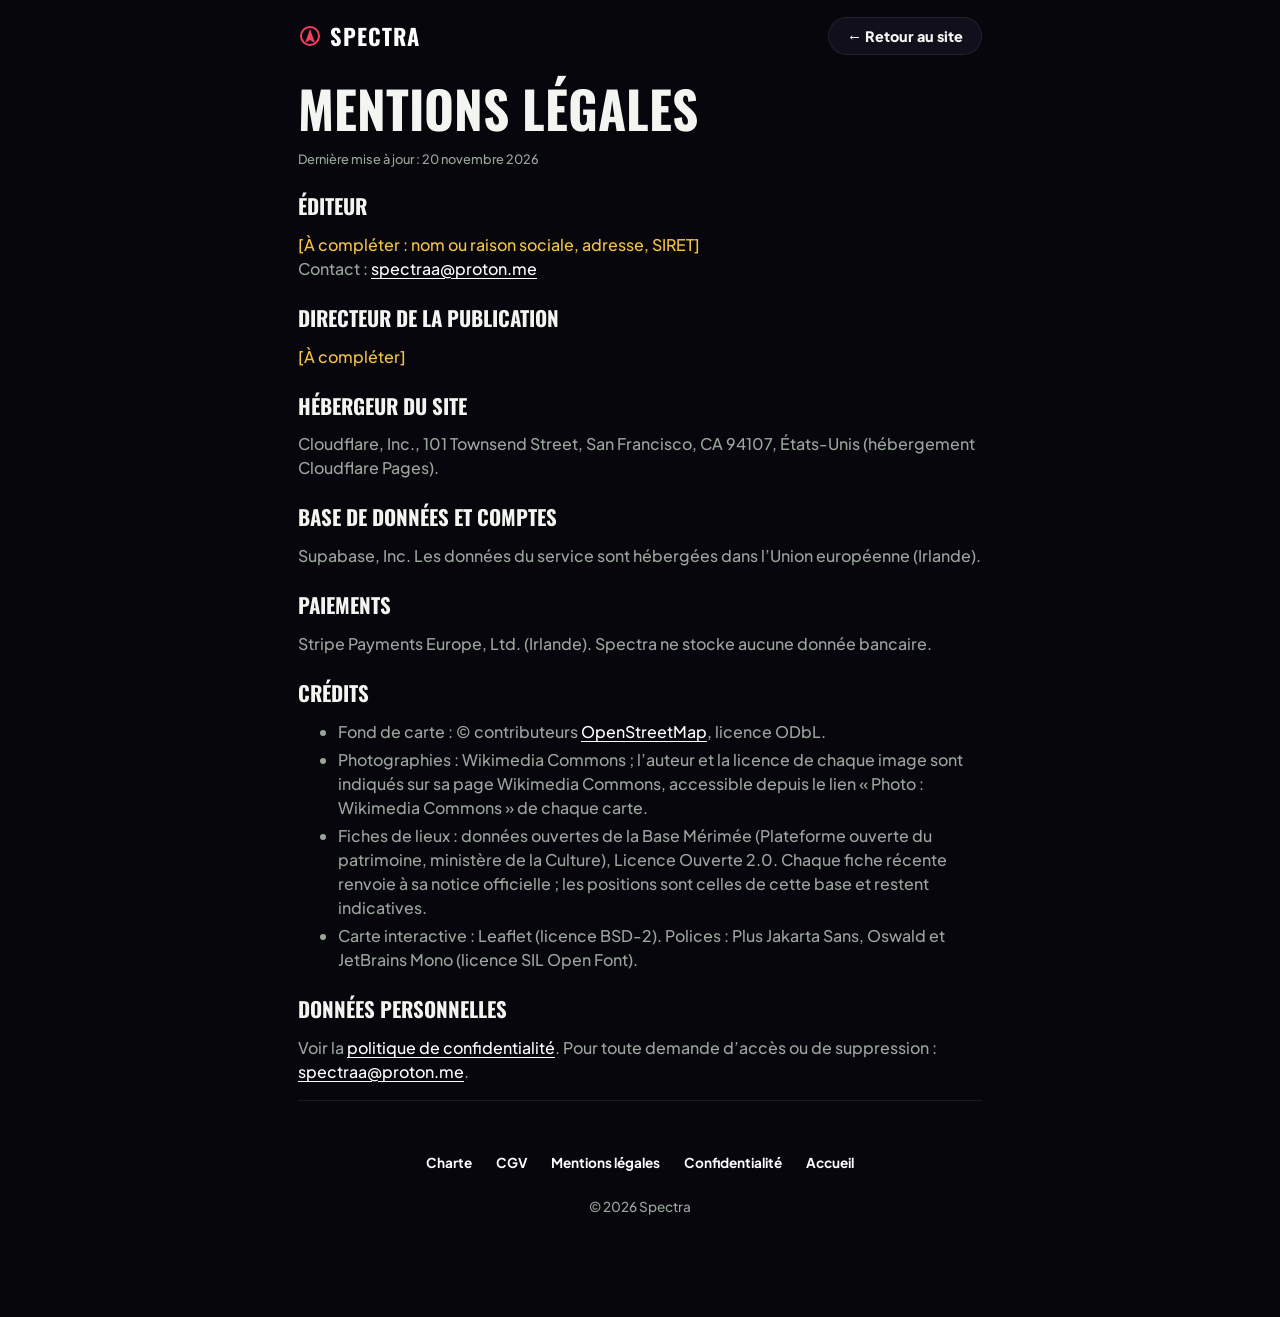
<file: mentions-legales.html>
<!DOCTYPE html>
<html lang="fr">
<head>
<meta charset="utf-8">
<meta name="viewport" content="width=device-width, initial-scale=1, viewport-fit=cover">
<title>Mentions légales – SPECTRA</title>
<meta name="description" content="Mentions légales du site spectracarte.com : éditeur, hébergeur, prestataires et crédits.">
<link rel="canonical" href="https://spectracarte.com/mentions-legales">
<meta name="theme-color" content="#07060C">
<link rel="icon" href="/favicon.svg" type="image/svg+xml">
<link rel="icon" href="/icon-192.png" sizes="192x192" type="image/png">
<link rel="apple-touch-icon" href="/apple-touch-icon.png">
<link rel="manifest" href="/manifest.webmanifest">
<link rel="preload" href="/fonts/oswald-700.woff2" as="font" type="font/woff2" crossorigin>
<link rel="preload" href="/fonts/plus-jakarta-sans-500.woff2" as="font" type="font/woff2" crossorigin>
<link rel="stylesheet" href="/style.css?v=9c514f4e">
</head>
<body>
<a class="skip" href="#main">Aller au contenu</a>
<div class="lg">
<header class="top"><a class="logo an" href="/" aria-label="SPECTRA, retour à l’accueil" style="text-decoration:none"><i class="ic"><svg width="24" height="24" viewBox="0 0 24 24" fill="none" stroke="#F43F5E" stroke-width="2" aria-hidden="true"><circle cx="12" cy="12" r="9"/><path d="M12 5l5 14-5-3-5 3z" fill="#F43F5E" stroke="none"/></svg></i>SPECTRA</a><a class="btn gh s" href="/">← Retour au site</a></header>
<main id="main" tabindex="-1">
<h1>Mentions légales</h1>
<p class="meta">Dernière mise à jour : 20 novembre 2026</p>

<h2>Éditeur</h2>
<p><span class="todo">[À compléter : nom ou raison sociale, adresse, SIRET]</span><br>Contact : <a href="mailto:spectraa@proton.me">spectraa@proton.me</a></p>
<h2>Directeur de la publication</h2>
<p><span class="todo">[À compléter]</span></p>
<h2>Hébergeur du site</h2>
<p>Cloudflare, Inc., 101 Townsend Street, San Francisco, CA 94107, États-Unis (hébergement Cloudflare Pages).</p>
<h2>Base de données et comptes</h2>
<p>Supabase, Inc. Les données du service sont hébergées dans l’Union européenne (Irlande).</p>
<h2>Paiements</h2>
<p>Stripe Payments Europe, Ltd. (Irlande). Spectra ne stocke aucune donnée bancaire.</p>
<h2>Crédits</h2>
<ul>
<li>Fond de carte : © contributeurs <a href="https://www.openstreetmap.org/copyright" target="_blank" rel="noopener">OpenStreetMap</a>, licence ODbL.</li>
<li>Photographies : Wikimedia Commons ; l’auteur et la licence de chaque image sont indiqués sur sa page Wikimedia Commons, accessible depuis le lien « Photo : Wikimedia Commons » de chaque carte.</li>
<li>Fiches de lieux : données ouvertes de la Base Mérimée (Plateforme ouverte du patrimoine, ministère de la Culture), Licence Ouverte 2.0. Chaque fiche récente renvoie à sa notice officielle ; les positions sont celles de cette base et restent indicatives.</li>
<li>Carte interactive : Leaflet (licence BSD-2). Polices : Plus Jakarta Sans, Oswald et JetBrains Mono (licence SIL Open Font).</li>
</ul>
<h2>Données personnelles</h2>
<p>Voir la <a href="/confidentialite">politique de confidentialité</a>. Pour toute demande d’accès ou de suppression : <a href="mailto:spectraa@proton.me">spectraa@proton.me</a>.</p>

</main>
<footer><nav aria-label="Informations légales"><a class="lk0 sm" href="/charte">Charte</a><a class="lk0 sm" href="/cgv">CGV</a><a class="lk0 sm" href="/mentions-legales">Mentions légales</a><a class="lk0 sm" href="/confidentialite">Confidentialité</a><a class="lk0 sm" href="/">Accueil</a></nav><p style="margin:8px 0 0">© 2026 Spectra</p></footer>
</div>
</body>
</html>
</file>
<file: style.css>
/* Polices hébergées sur le site (aucune requête vers Google) */
@font-face{font-family:"Plus Jakarta Sans";font-weight:500;font-style:normal;font-display:swap;src:url(/fonts/plus-jakarta-sans-500.woff2) format("woff2")}
@font-face{font-family:"Plus Jakarta Sans";font-weight:700;font-style:normal;font-display:swap;src:url(/fonts/plus-jakarta-sans-700.woff2) format("woff2")}
@font-face{font-family:"Plus Jakarta Sans";font-weight:800;font-style:normal;font-display:swap;src:url(/fonts/plus-jakarta-sans-800.woff2) format("woff2")}
@font-face{font-family:Oswald;font-weight:700;font-style:normal;font-display:swap;src:url(/fonts/oswald-700.woff2) format("woff2")}
@font-face{font-family:"JetBrains Mono";font-weight:500;font-style:normal;font-display:swap;src:url(/fonts/jetbrains-mono-500.woff2) format("woff2")}
@font-face{font-family:"JetBrains Mono";font-weight:700;font-style:normal;font-display:swap;src:url(/fonts/jetbrains-mono-700.woff2) format("woff2")}
/* Polices de repli calibrées pour que le texte ne saute pas au chargement */
@font-face{font-family:"Oswald Fallback";font-weight:700;src:local("Arial Bold"),local("Arial-BoldMT"),local("Liberation Sans Bold"),local("Helvetica Neue Bold");size-adjust:82%;ascent-override:145%;descent-override:35%;line-gap-override:0%}
@font-face{font-family:"Jakarta Fallback";font-weight:400 900;src:local("Arial"),local("ArialMT"),local("Liberation Sans"),local("Helvetica Neue");size-adjust:101%;ascent-override:103%;descent-override:22%;line-gap-override:0%}
@font-face{font-family:"Mono Fallback";font-weight:400 900;src:local("Courier New"),local("CourierNewPSMT"),local("Liberation Mono");size-adjust:100%;ascent-override:102%;descent-override:30%;line-gap-override:0%}
:root{--bg:#07060C;--cd:#110F1C;--ln:rgba(255,255,255,.08);--ink:#f2f5f0;--mut:#9aa59c;--g:#F43F5E;--gb:#E11D48;color-scheme:dark;box-sizing:border-box;padding-top:env(safe-area-inset-top,0px);padding-bottom:env(safe-area-inset-bottom,0px)}
html{scroll-padding-top:env(safe-area-inset-top,0px)}
*,*::before,*::after{box-sizing:inherit}
body{margin:0;background:var(--bg);color:var(--ink);font:500 16px/1.5 "Plus Jakarta Sans","Jakarta Fallback",system-ui,sans-serif}
body::before{content:"";position:fixed;inset:0 0 auto;height:env(safe-area-inset-top,0px);background:var(--bg);z-index:50}
[hidden]{display:none!important}
h1,h2,h3,.an{font-family:Oswald,"Oswald Fallback",Impact,"Arial Narrow",sans-serif;font-weight:700;text-transform:uppercase;line-height:1.05;margin:0}
h1,h2{font-size:clamp(2rem,8vw,3.2rem)}h3{font-size:1.3rem}
.g{color:var(--g)}.mut{color:var(--mut)}.mono{font-family:"JetBrains Mono","Mono Fallback",ui-monospace,monospace}.sm{font-size:.85rem}
.w{max-width:960px;margin:0 auto;padding:0 18px}
.btn{display:inline-flex;align-items:center;justify-content:center;gap:10px;border:0;border-radius:999px;background:var(--gb);color:#fff;font:800 1rem "Plus Jakarta Sans","Jakarta Fallback",system-ui,sans-serif;padding:14px 24px;cursor:pointer}
.btn:active{transform:scale(.97)}.btn.s{padding:9px 18px;font-size:.9rem}.btn.big{width:100%;padding:17px;margin-top:14px}.btn.gh{background:var(--cd);color:var(--ink);border:1px solid var(--ln)}.btn.wh{background:#fff;color:#1f1f1f}.btn:disabled{opacity:.35;cursor:not-allowed}
.lk0,.ar{background:none;border:0;color:var(--ink);font:inherit;font-weight:700;cursor:pointer}
.hd,.fb{display:flex;align-items:center;justify-content:space-between;flex-wrap:wrap;gap:4px 10px;padding:8px 14px}
.hd{position:sticky;top:env(safe-area-inset-top,0px);z-index:40;background:rgba(7,6,12,.88);backdrop-filter:blur(10px);border-bottom:1px solid var(--ln)}
.hr{display:flex;align-items:center;flex-wrap:wrap;justify-content:flex-end;gap:2px 6px}
.logo{display:flex;align-items:center;gap:8px;font-size:1.4rem;letter-spacing:1px}.ic svg{display:block}
#mn{display:flex;gap:16px;justify-content:center;padding:6px;background:var(--cd);border-bottom:1px solid var(--ln)}
.hero{position:relative;overflow:hidden;text-align:center;padding:50px 0 44px;background:radial-gradient(60% 40% at 50% 12%,rgba(244,63,94,.2),transparent),radial-gradient(40% 30% at 12% 62%,rgba(244,63,94,.08),transparent),linear-gradient(#0d0a1a,var(--bg))}
.wm{position:absolute;inset:14px 0 auto;font:700 24vw/1 Oswald,"Oswald Fallback",Impact,sans-serif;color:rgba(255,255,255,.045);pointer-events:none}
.hero h1{position:relative;font-size:clamp(2.7rem,12vw,5.2rem);margin-bottom:22px}
.ph{position:relative;width:min(290px,78vw);margin:30px auto 0;border:7px solid #1d1930;border-radius:40px;background:#0D0B17;padding:12px;text-align:left;box-shadow:0 30px 90px rgba(244,63,94,.15)}
.st,.pt,.pc{display:flex;justify-content:space-between;align-items:center;gap:8px}
.st{font:700 .72rem "JetBrains Mono","Mono Fallback",monospace;color:var(--mut)}.pt{margin:8px 0}.pt b{font-size:1.1rem;letter-spacing:1px}
.bg2{border:1px solid var(--g);color:var(--g);border-radius:999px;padding:1px 9px;font:700 .65rem "JetBrains Mono","Mono Fallback",monospace}
.sr{background:#181526;border-radius:12px;padding:9px 12px;color:var(--mut);font-size:.85rem}
.pc{background:#181526;border:1px solid var(--ln);border-radius:16px;padding:10px;margin-top:6px}.pc b{font-size:.95rem}
.mp{width:100%;display:block;max-width:440px;margin:0 auto}.mp .p{animation:pl 2.4s ease-in-out infinite;transform-box:fill-box;transform-origin:center}
@keyframes pl{50%{transform:scale(1.9);opacity:.45}}
.trust{display:flex;gap:12px;align-items:center;margin:26px auto;max-width:520px;border:1px solid var(--ln);background:var(--cd);border-radius:20px;padding:14px 16px}
.trust i{flex:none;display:grid;place-items:center;width:34px;height:34px;border-radius:50%;background:var(--gb);color:#fff;font-style:normal;font-weight:800}
.sec{padding:40px 0}.hrow{display:flex;justify-content:space-between;align-items:end;gap:12px;margin-bottom:18px}
.ar{width:42px;height:42px;border-radius:50%;border:1px solid var(--ln);background:var(--cd);font-size:1.4rem;margin-left:6px}
.car{display:flex;gap:14px;overflow-x:auto;scroll-snap-type:x mandatory;padding:4px 18px 14px;scrollbar-width:none}.car::-webkit-scrollbar{display:none}
.spot{flex:0 0 min(62vw,250px);aspect-ratio:3/4;scroll-snap-align:start;position:relative;border-radius:24px;border:1px solid var(--ln);display:flex;flex-direction:column;justify-content:flex-end;gap:8px;padding:16px;overflow:hidden}
.spot em{position:absolute;top:16%;left:0;right:0;text-align:center;font-size:4.5rem;font-style:normal;filter:drop-shadow(0 0 18px rgba(244,63,94,.35))}
.bd{align-self:flex-start;background:rgba(0,0,0,.6);color:#f4c542;border:1px solid rgba(244,197,66,.45);border-radius:999px;padding:3px 10px;font:700 .66rem "JetBrains Mono","Mono Fallback",monospace}
.rv{flex:0 0 min(82vw,340px);scroll-snap-align:start;background:var(--cd);border:1px solid var(--ln);border-radius:24px;padding:20px}.rv b{color:#eab308;letter-spacing:2px}
.num{font:700 clamp(4.2rem,22vw,8rem)/1 Oswald,"Oswald Fallback",Impact,sans-serif;color:var(--g)}
.fq{background:var(--cd);border:1px solid var(--ln);border-radius:20px;margin-bottom:10px}
.fq button{display:flex;justify-content:space-between;align-items:center;gap:10px;width:100%;background:none;border:0;color:var(--ink);padding:18px;font:700 1.15rem Oswald,"Oswald Fallback",Impact,sans-serif;text-transform:uppercase;text-align:left;cursor:pointer}
.fq i{font-style:normal;font-size:1.6rem;color:var(--g);transition:transform .2s}.fq.o i{transform:rotate(45deg)}
.fq p{display:none;margin:0;padding:0 18px 18px;color:var(--mut)}.fq.o p{display:block}
footer{border-top:1px solid var(--ln);padding:28px 18px 40px;text-align:center;color:var(--mut);font-size:.85rem}footer nav{display:flex;flex-wrap:wrap;gap:6px 16px;justify-content:center;margin:12px 0}
#fn,#sn,#gt,#ap{min-height:100vh}
.cd{max-width:520px;margin:8px auto;background:var(--cd);border:1px solid var(--ln);border-radius:28px;padding:24px 20px}
.dt{display:flex;align-items:center;gap:5px;font-size:.78rem;color:var(--mut);margin-bottom:12px}.dt i{width:7px;height:7px;border-radius:50%;background:#2a2640}.dt i.on{background:var(--g)}.dt span{margin-left:6px}
.rowb{display:flex;justify-content:space-between;gap:10px;font-size:.78rem;margin:6px 0}
.pb{height:6px;border-radius:9px;background:rgba(255,255,255,.08);overflow:hidden;margin-bottom:22px}.pb i{display:block;height:100%;background:var(--g);transition:width .4s}
.kk{font:700 .72rem "JetBrains Mono","Mono Fallback",monospace;letter-spacing:1px;color:var(--g);margin:0 0 8px}.cd h1,.cd h2{margin-bottom:8px}
.in{width:100%;background:#0D0B17;border:1px solid var(--ln);border-radius:14px;color:var(--ink);font:inherit;padding:15px 16px;margin-top:14px}.in:focus{outline:2px solid var(--g)}
.age{text-align:center;font:700 5.4rem/1 Oswald,"Oswald Fallback",Impact,sans-serif;margin:14px 0}.age.mono{font:700 4.2rem "JetBrains Mono","Mono Fallback",monospace}
.rl{display:flex;justify-content:space-between;font:600 .85rem "JetBrains Mono","Mono Fallback",monospace;color:var(--mut)}.rl span{width:2.2em;text-align:center}.rl .cur{color:var(--g);font-size:1.1rem}
input[type=range]{-webkit-appearance:none;appearance:none;width:100%;height:10px;border-radius:9px;background:rgba(255,255,255,.14);outline:0;margin:12px 0}
input[type=range].fear{background:linear-gradient(90deg,#68f21d,#eab308,#f97316,#ef4444,#7f1d1d)}
input[type=range]::-webkit-slider-thumb{-webkit-appearance:none;width:32px;height:32px;border-radius:50%;background:#fff;border:5px solid var(--tc,var(--g));cursor:grab}
input[type=range]::-moz-range-thumb{width:22px;height:22px;border-radius:50%;background:#fff;border:5px solid var(--tc,var(--g))}
.gd{display:grid;grid-template-columns:1fr 1fr;gap:10px;margin:16px 0 10px}
.tile{position:relative;aspect-ratio:1/1.05;border-radius:18px;border:2px solid var(--ln);display:flex;align-items:flex-end;padding:10px;color:#fff;font:800 .9rem "Plus Jakarta Sans","Jakarta Fallback",sans-serif;text-align:left;cursor:pointer;overflow:hidden}
.tile em{position:absolute;top:14%;left:0;right:0;text-align:center;font-size:2.8rem;font-style:normal}
.tile u{position:absolute;top:8px;right:8px;width:24px;height:24px;border-radius:50%;border:2px solid rgba(255,255,255,.4);display:grid;place-items:center;text-decoration:none;font-size:.8rem;color:transparent}
.tile.on{border-color:var(--g)}.tile.on u{background:var(--gb);border-color:var(--gb);color:#fff}
.tier{display:inline-block;border:1px solid;border-radius:999px;padding:4px 14px;font:700 1.05rem Oswald,"Oswald Fallback",Impact,sans-serif;margin:14px 0 6px}
.ls{margin-top:6px;border-radius:14px;background:#0D0B17;border:1px solid var(--ln);max-height:220px;overflow:auto}.ls:empty{display:none}
.ls button{display:block;width:100%;text-align:left;background:none;border:0;border-bottom:1px solid var(--ln);color:var(--ink);padding:12px 14px;font:600 .88rem "JetBrains Mono","Mono Fallback",monospace;cursor:pointer}
.rd{width:min(250px,68vw);aspect-ratio:1;border-radius:50%;margin:22px auto;border:2px solid rgba(244,63,94,.5);background:repeating-radial-gradient(circle,transparent 0 30px,rgba(244,63,94,.2) 31px 32px);position:relative;overflow:hidden}
.rd::after{content:"";position:absolute;inset:0;background:conic-gradient(rgba(244,63,94,.6),transparent 28%);animation:sp 1.5s linear infinite}@keyframes sp{to{transform:rotate(360deg)}}
.gb{position:fixed;inset:0;z-index:0;filter:blur(7px);opacity:.55;display:grid;place-items:center;padding:20px}.gate{position:relative;z-index:2}
.pl{position:relative;overflow:hidden;background:var(--cd);border:1px solid var(--ln);border-radius:20px;padding:16px;margin-top:10px}.pl p{margin:6px 0}
.bl{filter:blur(5px);user-select:none}.lo{position:absolute;inset:0;display:grid;place-items:center;font-size:1.6rem}
.cta{position:fixed;left:0;right:0;bottom:0;z-index:20;padding:12px 18px calc(12px + env(safe-area-inset-bottom,0px));background:rgba(7,6,12,.92);backdrop-filter:blur(10px);border-top:1px solid var(--ln)}
.toast{position:fixed;left:50%;bottom:calc(90px + env(safe-area-inset-bottom,0px));transform:translateX(-50%);background:#fff;color:#07060C;padding:10px 16px;border-radius:12px;font-weight:800;z-index:60;max-width:90vw;text-align:center}
.hero{background:radial-gradient(60% 40% at 50% 12%,rgba(244,63,94,.22),transparent),radial-gradient(45% 35% at 88% 55%,rgba(139,92,246,.2),transparent),linear-gradient(#0d0a1a,var(--bg))}
.btn{box-shadow:0 8px 26px rgba(244,63,94,.32)}.btn.gh,.btn.wh,.btn:disabled{box-shadow:none}
#pg{min-height:100vh}#pg p,#pg li{color:var(--mut)}#pg h3,#pg h2.h3{margin:18px 0 6px;color:var(--ink)}h2.h3{font-size:1.3rem}
.plans{display:grid;gap:14px;margin:14px 0}@media(min-width:760px){.plans{grid-template-columns:1fr 1fr}}
.plan{background:var(--cd);border:1px solid var(--ln);border-radius:28px;padding:22px 20px}.plan.hot{border-color:var(--g);box-shadow:0 0 40px rgba(244,63,94,.25)}
.plan h2{font-size:1.3rem}.plan .pr{font-size:2.4rem;font-weight:700;color:var(--g)}.plan ul{list-style:none;padding:0;margin:12px 0;display:grid;gap:6px;font-size:.92rem}
.bd2{display:inline-block;border-radius:999px;padding:3px 12px;font:700 .68rem "JetBrains Mono","Mono Fallback",monospace;background:rgba(139,92,246,.2);color:#c4b5fd}.hot .bd2{background:#F59E0B;color:#07060C}
.md{position:fixed;inset:0;z-index:70;background:rgba(7,6,12,.82);display:grid;place-items:center;padding:16px;overflow:auto}
.flt{display:grid;gap:8px;grid-template-columns:1fr 1fr}.flt .in{margin-top:0}.flt label{grid-column:1/-1}@media(min-width:760px){.flt{grid-template-columns:2fr 1fr 1fr 1fr}.flt label{grid-column:auto}}
#mp{position:relative;isolation:isolate;height:62vh;min-height:340px;border-radius:24px;overflow:hidden;border:1px solid var(--ln);margin:10px 0}
.pulse{animation:pls 2s ease-in-out infinite}@keyframes pls{50%{stroke-width:11;stroke-opacity:.25}}
select.in{appearance:auto}
a.btn{text-decoration:none}
button.logo{background:none;border:0;padding:0;color:var(--ink);cursor:pointer}
#an,#cg{min-height:100vh;text-align:center}
.anm{width:min(520px,92vw);margin:10px auto;border:1px solid var(--ln);border-radius:28px;background:radial-gradient(circle at 50% 45%,rgba(139,92,246,.16),transparent 70%),var(--cd);overflow:hidden}
.anm svg{max-width:none}
.rg{font:700 clamp(1.7rem,7vw,2.5rem)/1.1 Oswald,"Oswald Fallback",Impact,sans-serif;text-transform:uppercase;color:var(--g);min-height:1.2em;margin-top:6px}
.mp .p.dot{animation:fi .35s ease-out,pl 2.4s ease-in-out .35s infinite}
@keyframes fi{from{opacity:0;transform:scale(3)}}
.gift{display:block;width:min(230px,62vw);margin:14px auto 4px;background:none;border:0;padding:0;cursor:pointer;animation:wob 2.4s ease-in-out infinite}
.gift svg{display:block;width:100%}
@keyframes wob{0%,78%,100%{transform:rotate(0)}84%{transform:rotate(-6deg)}90%{transform:rotate(6deg)}95%{transform:rotate(-3deg)}}
.gift .lid{transition:transform .65s cubic-bezier(.2,.8,.2,1),opacity .65s;transform-box:fill-box;transform-origin:center bottom}
.gift .glow{opacity:0;transition:opacity .5s}
.gift.open{animation:none}.gift.open .lid{transform:translateY(-46px) rotate(-18deg);opacity:0}.gift.open .glow{opacity:1}
button.plan{position:relative;display:block;width:100%;text-align:left;color:var(--ink);font:inherit;cursor:pointer}
.plan.sel{border-color:var(--g);box-shadow:0 0 0 2px var(--g),0 0 40px rgba(244,63,94,.25)}
.plan .ck{position:absolute;top:18px;right:18px;width:28px;height:28px;border-radius:50%;border:2px solid rgba(255,255,255,.3);display:grid;place-items:center;font-weight:800;color:transparent}
.plan.sel .ck{background:var(--gb);border-color:var(--gb);color:#fff}
.plan li.no{color:#8a948c}
.bd2.gold{background:#F59E0B;color:#07060C}
@media(prefers-reduced-motion:reduce){.gift,.mp .p,.mp .p.dot{animation:none}.gift .lid{transition:none}}
.spot img{position:absolute;inset:0;width:100%;height:100%;object-fit:cover;filter:saturate(.6) brightness(.72) contrast(1.05)}
.spot::after{content:"";position:absolute;inset:0;background:linear-gradient(180deg,rgba(7,6,12,.15) 30%,rgba(7,6,12,.96));z-index:1}
.spot .bd,.spot h3,.spot .cr{position:relative;z-index:2}
.spot .cr{position:absolute;top:10px;right:12px;font:500 .68rem "Plus Jakarta Sans","Jakarta Fallback",sans-serif;color:rgba(255,255,255,.92);text-decoration:none;background:rgba(7,6,12,.7);padding:3px 8px;border-radius:999px}
.plans{grid-template-columns:1fr 1fr!important;gap:10px}
@media(max-width:759px){.plan{padding:16px 11px!important;border-radius:20px!important}.plan h2{font-size:.95rem}.plan .pr{font-size:1.45rem!important}.plan .pr small{font-size:.75rem}.plan ul{font-size:.72rem;gap:6px!important;margin:10px 0 0!important}.plan .bd2{font-size:.52rem;padding:2px 6px}.plan .ck{top:10px!important;right:10px!important;width:22px!important;height:22px!important;font-size:.7rem}.plan p.sm{font-size:.7rem}}
#mp.leaflet-container,#mp{background:#dfe3e6}
#mp .leaflet-control-attribution{background:rgba(7,6,12,.7);color:var(--mut)}#mp .leaflet-control-attribution a{color:var(--mut)}
.tile img{position:absolute;inset:0;width:100%;height:100%;object-fit:cover;filter:grayscale(.35) brightness(.55) contrast(1.1);transition:filter .25s}
.tile::after{content:"";position:absolute;inset:0;background:linear-gradient(180deg,rgba(7,6,12,0) 35%,rgba(7,6,12,.92));z-index:1}
.tile .tt,.tile u{z-index:2}.tile .tt{position:relative;line-height:1.2}
.tile.on img{filter:grayscale(0) brightness(.75) contrast(1.1)}
.rs{margin:0 0 6px;padding-left:20px;display:grid;gap:4px}
.err{margin-top:12px;padding:12px 14px;border-radius:14px;background:rgba(244,63,94,.12);border:1px solid rgba(244,63,94,.45);font-size:.9rem;text-align:left}.err small{display:block;margin-top:6px;color:var(--mut);font-size:.7rem;word-break:break-word}
.dg{list-style:none;padding:0;margin:0 0 12px;display:grid;gap:10px;text-align:left}
.netw{position:sticky;top:0;z-index:80;display:flex;gap:10px;align-items:flex-start;padding:10px 14px;background:#7f1d1d;color:#fff;font-size:.85rem;line-height:1.4}.netw button{color:#fff;font-size:1rem;margin-left:auto}
#mp .leaflet-popup-content-wrapper{border-radius:16px}#mp .leaflet-popup-content{margin:12px 14px;font-family:"Plus Jakarta Sans","Jakarta Fallback",sans-serif;color:#111}
.pp .pk{display:block;font:700 .62rem "JetBrains Mono","Mono Fallback",monospace;color:#be123c;text-transform:uppercase;letter-spacing:.5px}.pp .pn{display:block;margin:4px 0 2px;font:700 1.05rem Oswald,"Oswald Fallback",Impact,sans-serif;text-transform:uppercase;line-height:1.1;color:#07060C}.pp span{font-size:.75rem;color:#555}.pp p{margin:6px 0 8px!important;font-size:.8rem;line-height:1.35;color:#222}
.pp .ppb{display:flex;gap:6px}.pp .ppb>*{flex:1;text-align:center;border:0;border-radius:999px;padding:7px 8px;font:700 .75rem "Plus Jakarta Sans","Jakarta Fallback",sans-serif;cursor:pointer;text-decoration:none}.pp .ppb button{background:#E11D48;color:#fff}.pp .ppb a{background:#eee;color:#111!important}
@media(max-width:600px){.hidem{display:none}}

/* ---- Accessibilité, mise en page stable, pages légales ---- */
.vh{position:absolute!important;width:1px;height:1px;margin:-1px;padding:0;overflow:hidden;clip:rect(0 0 0 0);clip-path:inset(50%);white-space:nowrap;border:0}
:where(a,button,input,select,textarea,[tabindex]):focus-visible{outline:3px solid #fff;outline-offset:2px}
.in:focus-visible{outline:3px solid #fff;outline-offset:1px}
main:focus,h1[tabindex="-1"]:focus,h2[tabindex="-1"]:focus{outline:none}
::placeholder{color:#8f9a92;opacity:1}
.skip{position:absolute;left:12px;top:-60px;z-index:100;background:#fff;color:#07060C;padding:10px 16px;border-radius:12px;font-weight:800;text-decoration:none}.skip:focus{top:calc(8px + env(safe-area-inset-top,0px))}
#m1,#m2{max-width:440px;margin-left:auto;margin-right:auto;aspect-ratio:208/202}
.car:focus-visible{outline-offset:-3px}
footer nav button,footer nav a{min-height:44px;display:inline-flex;align-items:center;padding:0 6px}
footer a.lk0{text-decoration:none}
.lk0{padding:8px 4px}
.hr .lk0{min-height:44px}
.logo{min-height:44px}
.fq button{min-height:48px}
.sb{background:none;border:0;padding:0}
.ppb a:focus-visible,.ppb button:focus-visible{outline-color:#07060C}
.plist{margin:10px 0 0}.plist summary{cursor:pointer;font:700 .9rem "JetBrains Mono","Mono Fallback",monospace;padding:12px 4px;min-height:44px}
.plist ul{list-style:none;margin:0;padding:0;display:grid;gap:6px;grid-template-columns:repeat(auto-fill,minmax(250px,1fr));max-height:340px;overflow:auto}
.plist li button{width:100%;text-align:left;background:var(--cd);border:1px solid var(--ln);border-radius:14px;color:var(--ink);padding:10px 12px;min-height:44px;font:600 .85rem "Plus Jakarta Sans","Jakarta Fallback",sans-serif;cursor:pointer}
.plist li button small{display:block;color:var(--mut);font-weight:500}
.lg{max-width:720px;margin:0 auto;padding:0 18px 60px}
.lg .top{display:flex;justify-content:space-between;align-items:center;gap:10px;padding:14px 0}
.lg h1{margin:10px 0 14px}.lg h2{font-size:1.3rem;margin:26px 0 6px}
.lg p,.lg li{color:var(--mut)}.lg li{margin:4px 0}.lg a{color:#fff;text-underline-offset:3px}.lg b{color:var(--ink)}
.lg .todo{color:#f4c542}
.lg .meta{font-size:.8rem;color:var(--mut)}
.pay-note{font-size:.8rem;color:var(--mut);text-align:center;margin:10px 0 0}.pay-note a{color:#fff}
.cd .sub{color:var(--mut);font-size:.85rem}
@media(prefers-reduced-motion:reduce){*,*::before,*::after{scroll-behavior:auto!important;transition-duration:.01ms!important}.pulse,.rd::after{animation:none!important}.rd::after{opacity:.35}}
</file>
